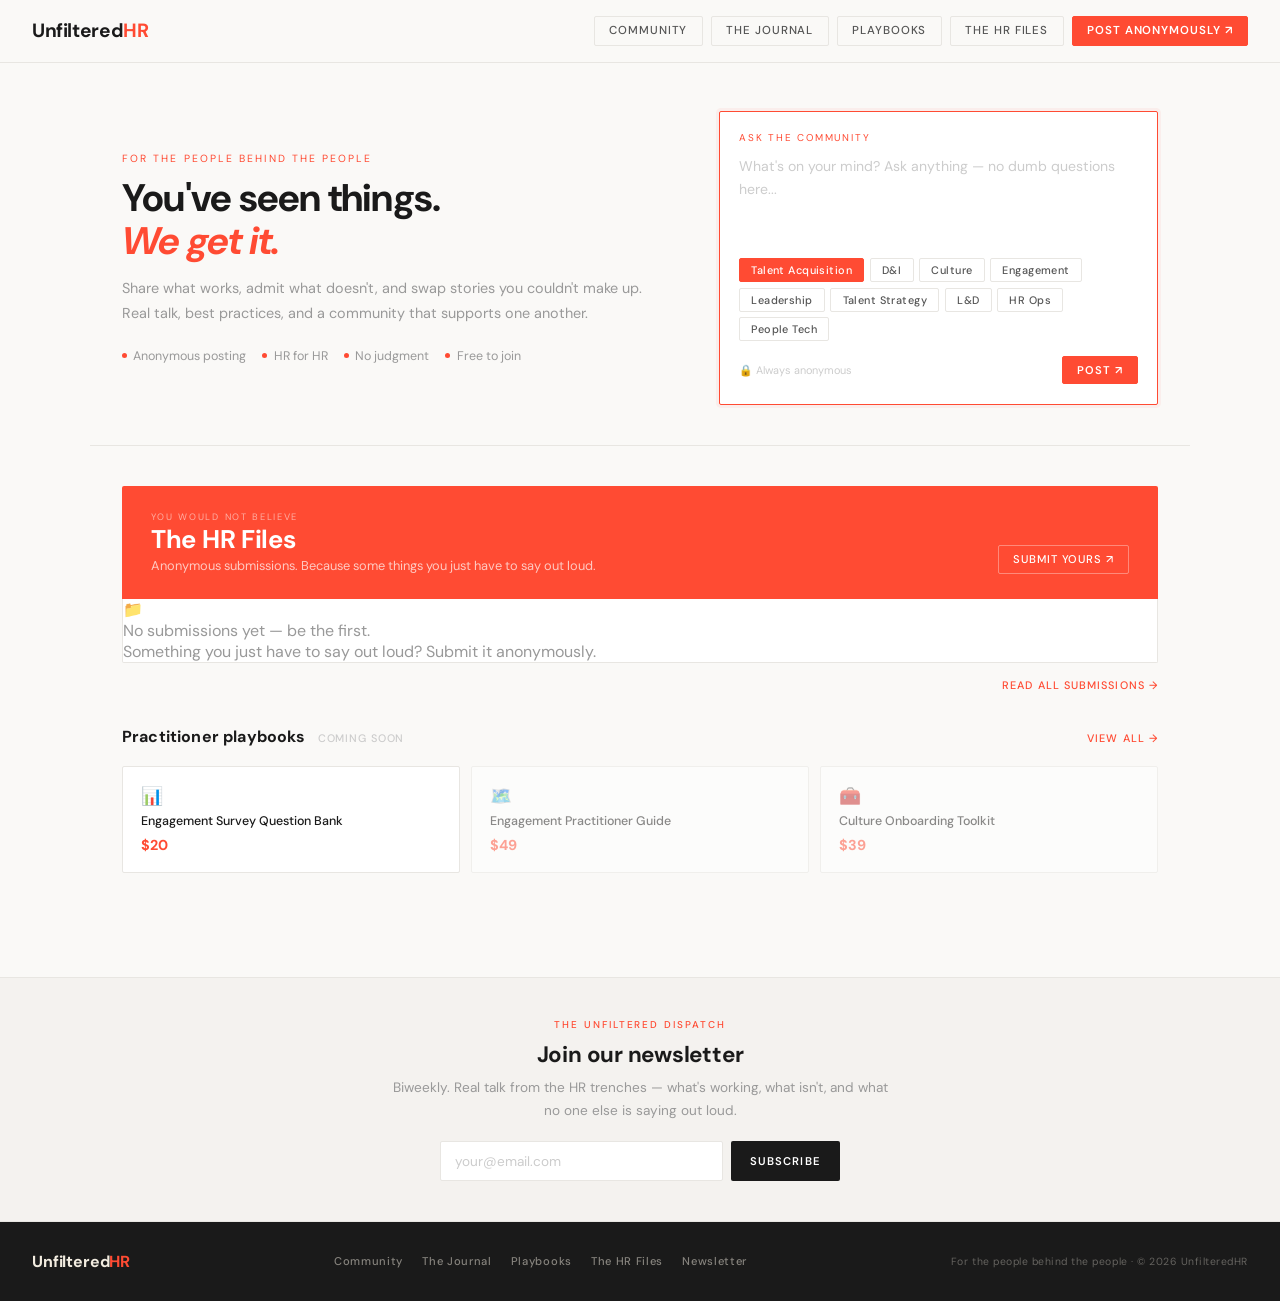
<file: index.html>
<!DOCTYPE html>
<html lang="en">
<head>
<!-- Google tag (gtag.js) -->
<script async src="https://www.googletagmanager.com/gtag/js?id=G-W5B5V5FB42"></script>
<script>
  window.dataLayer = window.dataLayer || [];
  function gtag(){dataLayer.push(arguments);}
  gtag("js", new Date());
  gtag("config", "G-W5B5V5FB42");
</script>
<meta charset="UTF-8"/>
<meta name="viewport" content="width=device-width, initial-scale=1.0"/>
<title>UnfilteredHR — You've seen things. We get it.</title>
<meta name="description" content="The honest community for HR practitioners. Real talk, best practices, and a community that supports one another."/>
<link rel="preconnect" href="https://fonts.googleapis.com">
<link rel="preconnect" href="https://fonts.gstatic.com" crossorigin>
<link href="https://fonts.googleapis.com/css2?family=Syne:wght@700;800&family=DM+Sans:ital,opsz,wght@0,9..40,300;0,9..40,400;0,9..40,500;1,9..40,400&display=swap" rel="stylesheet"/>
<style>
:root{--red:#FF4B33;--bg:#FAF9F7;--white:#FFFFFF;--dark:#1A1A1A;--mid:#555555;--muted:#999999;--faint:#CCCCCC;--border:#E8E6E2;--surface:#F4F2EF;}
*{margin:0;padding:0;box-sizing:border-box;}
body{background:var(--bg);color:var(--dark);font-family:'DM Sans',sans-serif;font-weight:400;min-height:100vh;display:flex;flex-direction:column;-webkit-font-smoothing:antialiased;}
a{color:inherit;text-decoration:none;}
button{cursor:pointer;border:none;background:none;font-family:'DM Sans',sans-serif;font-weight:500;}
nav{display:flex;align-items:center;justify-content:space-between;padding:1rem 2rem;border-bottom:1px solid var(--border);background:var(--bg);position:sticky;top:0;z-index:100;gap:0.5rem;flex-wrap:wrap;}
.logo{font-family:'DM Sans',sans-serif;font-size:1.2rem;font-weight:700;letter-spacing:-0.02em;color:var(--dark);}
.logo span{color:var(--red);}
.nav-links{display:flex;gap:0.5rem;align-items:center;}
.nav-btn{padding:0.4rem 0.9rem;font-family:'DM Sans',sans-serif;font-size:0.72rem;font-weight:500;letter-spacing:0.08em;text-transform:uppercase;cursor:pointer;border-radius:2px;transition:all 0.2s;background:none;border:1px solid var(--border);color:var(--mid);text-decoration:none;display:inline-block;}
.nav-btn:hover{border-color:var(--red);color:var(--red);}
.nav-btn--fill{background:var(--red);color:white;border-color:var(--red);font-weight:600;}
.nav-btn--fill:hover{background:#e63d26;border-color:#e63d26;color:white;}
.hamburger{display:none;flex-direction:column;gap:4px;cursor:pointer;padding:4px;}
.hamburger span{display:block;width:20px;height:2px;background:var(--dark);border-radius:2px;transition:all 0.2s;}
.mobile-menu{display:none;flex-direction:column;gap:0.4rem;width:100%;padding-top:0.6rem;border-top:1px solid var(--border);}
.mobile-menu.open{display:flex;}
.mobile-menu .nav-btn{text-align:center;width:100%;}
.hero{padding:3rem 2rem 2.5rem;border-bottom:1px solid var(--border);max-width:1100px;margin:0 auto;width:100%;}
.hero-grid{display:grid;grid-template-columns:1.25fr 1fr;gap:3rem;align-items:center;}
.hero-left{min-width:0;}
.hero-right{min-width:0;}
.eyebrow{font-size:0.65rem;letter-spacing:0.2em;text-transform:uppercase;color:var(--red);margin-bottom:0.8rem;}
.hero-headline{font-family:'DM Sans',sans-serif;font-size:clamp(1.8rem,3vw,2.4rem);font-weight:700;letter-spacing:-0.02em;line-height:1.1;margin-bottom:0.9rem;}
.hero-headline em{font-style:italic;color:var(--red);display:block;}
.hero-sub{font-size:0.9rem;font-weight:400;color:var(--muted);line-height:1.7;margin-bottom:1.4rem;}
.trust{display:flex;flex-wrap:wrap;gap:1rem;}
.trust-item{display:flex;align-items:center;gap:0.4rem;font-size:0.78rem;color:var(--muted);}
.trust-dot{width:5px;height:5px;background:var(--red);border-radius:50%;flex-shrink:0;}
.ask-box{background:var(--white);border:1.5px solid var(--red);border-radius:2px;padding:1.2rem;box-shadow:0 0 0 3px rgba(255,75,51,0.06);}
.ask-label{font-size:0.62rem;letter-spacing:0.18em;text-transform:uppercase;color:var(--red);display:block;margin-bottom:0.7rem;}
.ask-box textarea{width:100%;border:none;outline:none;resize:none;font-size:0.88rem;color:var(--dark);font-family:'DM Sans',sans-serif;line-height:1.6;height:90px;background:transparent;display:block;margin-bottom:0.8rem;}
.ask-box textarea::placeholder{color:var(--faint);}
.pills{display:flex;flex-wrap:wrap;gap:0.35rem;margin-bottom:0.9rem;}
.pill{font-size:0.68rem;padding:0.25rem 0.7rem;border-radius:2px;border:1px solid var(--border);background:var(--white);color:var(--mid);cursor:pointer;transition:all 0.15s;letter-spacing:0.04em;}
.pill:hover{border-color:var(--red);color:var(--red);}
.pill.on{background:var(--red);border-color:var(--red);color:white;}
.ask-foot{display:flex;align-items:center;justify-content:space-between;gap:0.5rem;}
.ask-note{font-size:0.68rem;color:var(--faint);}
.main-wrap{flex:1;max-width:1100px;margin:0 auto;padding:2.5rem 2rem 4rem;width:100%;}
.sec-head{margin-bottom:1.2rem;display:flex;align-items:baseline;justify-content:space-between;}
.sec-title{font-family:'DM Sans',sans-serif;font-size:1rem;font-weight:700;letter-spacing:0.01em;}
.sec-link{font-size:0.68rem;font-weight:500;letter-spacing:0.1em;text-transform:uppercase;color:var(--red);}
.domain-grid{display:flex;flex-wrap:wrap;gap:0.7rem;margin-bottom:2.5rem;}
.domain-card{background:var(--white);border:1px solid var(--border);border-radius:2px;padding:1rem 1.1rem;cursor:pointer;transition:transform 0.2s,box-shadow 0.2s;width:calc(33.333% - 0.47rem);color:inherit;display:block;}
.domain-card:hover{transform:translateY(-2px);box-shadow:0 6px 18px rgba(0,0,0,0.07);border-color:var(--red);}
.d-icon{font-size:1rem;display:block;margin-bottom:0.5rem;}
.d-name{font-family:'DM Sans',sans-serif;font-size:0.78rem;color:var(--dark);line-height:1.35;}
.hr-head{background:var(--red);border-radius:2px 2px 0 0;padding:1.6rem 1.8rem;display:flex;align-items:flex-end;justify-content:space-between;gap:1rem;}
.hr-eyebrow{font-size:0.58rem;letter-spacing:0.18em;text-transform:uppercase;color:rgba(255,255,255,0.55);margin-bottom:0.25rem;}
.hr-title{font-family:'DM Sans',sans-serif;font-size:1.6rem;font-weight:700;color:white;letter-spacing:-0.01em;line-height:1;margin-bottom:0.25rem;}
.hr-sub{font-size:0.8rem;font-weight:400;color:rgba(255,255,255,0.7);}
.btn-ghost{border:1px solid rgba(255,255,255,0.35);color:white;font-family:'DM Sans',sans-serif;font-size:0.7rem;font-weight:500;letter-spacing:0.08em;text-transform:uppercase;padding:0.4rem 0.9rem;border-radius:2px;background:transparent;cursor:pointer;white-space:nowrap;transition:all 0.2s;}
.btn-ghost:hover{background:rgba(255,255,255,0.12);}
.hr-body{background:white;border:1px solid var(--border);border-top:none;border-radius:0 0 2px 2px;color:var(--muted);}
.hr-empty{padding:2.5rem;text-align:center;}
.hr-story{display:flex;gap:1.2rem;padding:1.4rem 1.8rem;border-bottom:1px solid var(--surface);transition:background 0.15s;}
.hr-story:last-child{border-bottom:none;}
.hr-story:hover{background:rgba(255,75,51,0.02);}
.hr-story-num{font-family:'DM Sans',sans-serif;font-size:2.4rem;font-weight:700;color:var(--surface);line-height:1;flex-shrink:0;width:42px;text-align:center;}
.hr-story-content{flex:1;min-width:0;}
.hr-story-meta{font-size:0.62rem;font-weight:600;letter-spacing:0.1em;text-transform:uppercase;color:var(--faint);margin-bottom:0.5rem;}
.hr-story-text{font-style:italic;font-size:0.88rem;color:var(--mid);line-height:1.65;margin-bottom:0.7rem;}
.hr-story-foot{display:flex;align-items:center;gap:0.8rem;}
.hr-react-btn{font-size:0.75rem;color:var(--red);font-weight:500;cursor:pointer;border:none;background:none;font-family:'DM Sans',sans-serif;transition:opacity 0.15s;padding:0;}
.hr-react-btn:hover{opacity:0.7;}
.hr-react-btn.reacted{opacity:0.5;pointer-events:none;}
.pb-grid{display:flex;gap:0.7rem;margin-bottom:2.5rem;align-items:start;}
.pb-card{background:white;border:1px solid var(--border);border-radius:2px;padding:1.1rem;flex:1;cursor:pointer;transition:transform 0.2s,box-shadow 0.2s;display:flex;flex-direction:column;gap:0.4rem;}
.pb-card:hover{transform:translateY(-2px);box-shadow:0 6px 18px rgba(0,0,0,0.07);border-color:var(--red);}
.pb-icon{font-size:1.1rem;}
.pb-name{font-family:'DM Sans',sans-serif;font-size:0.78rem;font-weight:500;color:var(--dark);line-height:1.35;flex:1;}
.pb-price{font-family:'DM Sans',sans-serif;font-size:0.9rem;font-weight:700;color:var(--red);}
.nl-wrap{background:var(--surface);border-top:1px solid var(--border);border-bottom:1px solid var(--border);padding:2.5rem 2rem;text-align:center;}
.nl-inner{max-width:500px;margin:0 auto;}
.nl-eyebrow{font-size:0.62rem;font-weight:500;letter-spacing:0.2em;text-transform:uppercase;color:var(--red);margin-bottom:0.6rem;}
.nl-title{font-family:'DM Sans',sans-serif;font-size:1.4rem;font-weight:700;color:var(--dark);margin-bottom:0.4rem;letter-spacing:-0.01em;}
.nl-sub{font-size:0.85rem;font-weight:400;color:var(--muted);line-height:1.7;margin-bottom:1.2rem;}
.nl-form{display:flex;gap:0.5rem;max-width:400px;margin:0 auto;}
.nl-input{flex:1;padding:0.65rem 0.9rem;border:1px solid var(--border);border-radius:2px;font-family:'DM Sans',sans-serif;font-size:0.85rem;color:var(--dark);outline:none;background:white;}
.nl-input:focus{border-color:var(--red);}
.nl-input::placeholder{color:var(--faint);}
.nl-btn{padding:0.65rem 1.2rem;background:var(--dark);color:white;border:none;font-family:'DM Sans',sans-serif;font-size:0.7rem;font-weight:600;letter-spacing:0.1em;text-transform:uppercase;cursor:pointer;border-radius:2px;white-space:nowrap;transition:background 0.2s;}
.nl-btn:hover{background:var(--red);}
footer{background:var(--dark);color:#f2ece0;padding:1.8rem 2rem;display:flex;justify-content:space-between;align-items:center;flex-wrap:wrap;gap:1rem;margin-top:auto;}
.foot-logo{font-family:'DM Sans',sans-serif;font-size:1rem;font-weight:700;letter-spacing:-0.01em;}
.foot-logo span{color:var(--red);}
.foot-nav{display:flex;gap:1.2rem;list-style:none;font-size:0.7rem;font-weight:500;color:rgba(242,236,224,0.5);letter-spacing:0.06em;}
.foot-nav a:hover{color:var(--red);}
.foot-copy{font-size:0.65rem;color:rgba(242,236,224,0.35);letter-spacing:0.05em;}
@media(max-width:860px){
  .hero-grid{display:flex;flex-direction:column;gap:1.5rem;}
  .hero-left,.hero-right{width:100%;min-width:0;}
  .domain-card{width:calc(50% - 0.35rem);}
  .pb-grid{flex-direction:column;}
}
@media(max-width:760px){
  .nav-links{display:none;}
  .hamburger{display:flex;}
}
@media(max-width:560px){
  nav{padding:0.8rem 1rem;flex-wrap:wrap;}
  .hero{padding:1.5rem 1rem 1.2rem;}
  .hero-headline{font-size:1.6rem;}
  .hero-sub{font-size:0.85rem;}
  .main-wrap{padding:1.2rem 1rem 3rem;}
  .domain-card{width:100%;}
  .nl-form{flex-direction:column;}
  .ask-box{padding:1rem;}
  .ask-box textarea{height:70px;font-size:0.85rem;}
  .pills{gap:0.3rem;}
  .pill{font-size:0.65rem;padding:0.3rem 0.6rem;}
  .ask-foot{flex-direction:column;align-items:flex-start;gap:0.6rem;}
  .ask-foot .nav-btn--fill{width:100%;text-align:center;justify-content:center;}
  .trust{gap:0.6rem;}
  .nl-wrap{padding:1.8rem 1rem;}
  .hr-head{flex-direction:column;align-items:flex-start;padding:1.2rem 1.2rem;}
  .pb-grid{flex-direction:column;}
  footer{flex-direction:column;align-items:flex-start;gap:0.8rem;padding:1.2rem 1rem;}
  .foot-nav{flex-wrap:wrap;gap:0.6rem;}
}
</style>
</head>
<body>
<nav>
  <a href="index.html" class="logo">Unfiltered<span>HR</span></a>
  <div class="nav-links" id="nav-links">
    <a class="nav-btn" href="community.html">Community</a>
    <a class="nav-btn" href="#">The Journal</a>
    <a class="nav-btn" href="playbooks.html">Playbooks</a>
    <a class="nav-btn" href="hr-files.html">The HR Files</a>
    <a class="nav-btn nav-btn--fill" href="community.html">Post anonymously ↗</a>
  </div>
  <div class="hamburger" id="hamburger" onclick="toggleMenu()">
    <span></span><span></span><span></span>
  </div>
  <div class="mobile-menu" id="mobile-menu">
    <a class="nav-btn" href="community.html">Community</a>
    <a class="nav-btn" href="#">The Journal</a>
    <a class="nav-btn" href="playbooks.html">Playbooks</a>
    <a class="nav-btn" href="hr-files.html">The HR Files</a>
    <a class="nav-btn nav-btn--fill" href="community.html">Post anonymously ↗</a>
  </div>
</nav>

<div class="hero">
  <div class="hero-grid">
    <div class="hero-left">
      <div class="eyebrow">For the people behind the people</div>
      <h1 class="hero-headline">You've seen things.<em>We get it.</em></h1>
      <p class="hero-sub">Share what works, admit what doesn't, and swap stories you couldn't make up. Real talk, best practices, and a community that supports one another.</p>
      <div class="trust">
        <div class="trust-item"><span class="trust-dot"></span>Anonymous posting</div>
        <div class="trust-item"><span class="trust-dot"></span>HR for HR</div>
        <div class="trust-item"><span class="trust-dot"></span>No judgment</div>
        <div class="trust-item"><span class="trust-dot"></span>Free to join</div>
      </div>
    </div>
    <div class="hero-right">
      <div class="ask-box">
        <span class="ask-label">Ask the Community</span>
        <textarea id="thread-text" placeholder="What's on your mind? Ask anything — no dumb questions here..."></textarea>
        <div class="pills">
          <button class="pill on" onclick="p(this)">Talent Acquisition</button>
          <button class="pill" onclick="p(this)">D&I</button>
          <button class="pill" onclick="p(this)">Culture</button>
          <button class="pill" onclick="p(this)">Engagement</button>
          <button class="pill" onclick="p(this)">Leadership</button>
          <button class="pill" onclick="p(this)">Talent Strategy</button>
          <button class="pill" onclick="p(this)">L&D</button>
          <button class="pill" onclick="p(this)">HR Ops</button>
          <button class="pill" onclick="p(this)">People Tech</button>
        </div>
        <div class="ask-foot">
          <span class="ask-note">🔒 Always anonymous</span>
          <button class="nav-btn nav-btn--fill" style="font-size:0.7rem" onclick="postThread()">Post ↗</button>
        </div>
      </div>
    </div>
  </div>
</div>

<div class="main-wrap">

  <div class="hr-head">
    <div>
      <div class="hr-eyebrow">You would not believe</div>
      <div class="hr-title">The HR Files</div>
      <div class="hr-sub">Anonymous submissions. Because some things you just have to say out loud.</div>
    </div>
    <a href="hr-files.html" class="btn-ghost">Submit yours ↗</a>
  </div>
  <div class="hr-body" id="hr-stories">
    <div class="hr-body-icon">📁</div>
    <div class="hr-body-title">No submissions yet — be the first.</div>
    <div class="hr-body-sub">Something you just have to say out loud? Submit it anonymously.</div>
  </div>
  <div style="text-align:right;margin-top:0.6rem;margin-bottom:2rem;">
    <a href="hr-files.html" class="sec-link">Read all submissions →</a>
  </div>

  <div class="sec-head">
    <div class="sec-title">Practitioner playbooks <span style="font-size:0.68rem;font-weight:500;color:var(--faint);letter-spacing:0.08em;text-transform:uppercase;margin-left:0.5rem">Coming soon</span></div>
    <a href="playbooks.html" class="sec-link">View all →</a>
  </div>
  <div class="pb-grid">
    <a class="pb-card" href="playbook-question-bank.html"><span class="pb-icon">📊</span><div class="pb-name">Engagement Survey Question Bank</div><div class="pb-price">$20</div></a>
    <div class="pb-card" style="opacity:0.5;pointer-events:none;"><span class="pb-icon">🗺️</span><div class="pb-name">Engagement Practitioner Guide</div><div class="pb-price">$49</div></div>
    <div class="pb-card" style="opacity:0.5;pointer-events:none;"><span class="pb-icon">🧰</span><div class="pb-name">Culture Onboarding Toolkit</div><div class="pb-price">$39</div></div>
  </div>
</div>

<div class="nl-wrap">
  <div class="nl-inner">
    <div class="nl-eyebrow">The Unfiltered Dispatch</div>
    <div class="nl-title">Join our newsletter</div>
    <p class="nl-sub">Biweekly. Real talk from the HR trenches — what's working, what isn't, and what no one else is saying out loud.</p>
    <div class="nl-form">
      <input class="nl-input" type="email" placeholder="your@email.com" id="nl-in"/>
      <button class="nl-btn" onclick="sub()">Subscribe</button>
    </div>
  </div>
</div>

<footer>
  <div class="foot-logo">Unfiltered<span>HR</span></div>
  <ul class="foot-nav">
    <li><a href="community.html">Community</a></li>
    <li><a href="#">The Journal</a></li>
    <li><a href="playbooks.html">Playbooks</a></li>
    <li><a href="hr-files.html">The HR Files</a></li>
    <li><a href="#">Newsletter</a></li>
  </ul>
  <div class="foot-copy">For the people behind the people · © 2026 UnfilteredHR</div>
</footer>

<script>
const SUPA_URL = 'https://wtqrutlsidjmtxohkhvv.supabase.co';
const SUPA_KEY = 'eyJhbGciOiJIUzI1NiIsInR5cCI6IkpXVCJ9.eyJpc3MiOiJzdXBhYmFzZSIsInJlZiI6Ind0cXJ1dGxzaWRqbXR4b2hraHZ2Iiwicm9sZSI6ImFub24iLCJpYXQiOjE3NzU4MTgwMjMsImV4cCI6MjA5MTM5NDAyM30.t6tp-r2aRTpQRWzydR3x8IsRmnqUIjbEL4qcryy2hb0';

function getAnonId() {
  let id = localStorage.getItem('uhr_anon_id');
  if (!id) { id = 'anon_' + Math.random().toString(36).slice(2,10); localStorage.setItem('uhr_anon_id', id); }
  return id;
}

function toggleMenu(){document.getElementById('mobile-menu').classList.toggle('open');}
function p(el) { el.closest('.pills').querySelectorAll('.pill').forEach(x => x.classList.remove('on')); el.classList.add('on'); }

function sub() {
  const i = document.getElementById('nl-in');
  if (i && i.value.includes('@')) { const b = i.nextElementSibling; b.textContent = '✓ You\'re in!'; i.value = ''; b.style.background = '#aaa'; b.style.pointerEvents = 'none'; }
}

function getReactions(){return JSON.parse(localStorage.getItem('uhr_reactions')||'[]');}
function hasReacted(id){return getReactions().includes(id);}
function addReaction(id){const r=getReactions();if(!r.includes(id)){r.push(id);localStorage.setItem('uhr_reactions',JSON.stringify(r));}}

async function reactToStory(id, current, btn) {
  if(hasReacted(id)) return;
  addReaction(id);
  btn.classList.add('reacted');
  const newCount = current + 1;
  btn.textContent = '❤️ ' + newCount.toLocaleString() + ' felt this';
  try {
    await fetch(SUPA_URL + '/rest/v1/hr_files?id=eq.' + id, {
      method: 'PATCH',
      headers: {'Content-Type':'application/json','apikey':SUPA_KEY,'Authorization':'Bearer '+SUPA_KEY},
      body: JSON.stringify({reactions: newCount})
    });
  } catch(e) { console.error('Reaction failed', e); }
}

async function loadHRFiles() {
  try {
    const res = await fetch(SUPA_URL + '/rest/v1/hr_files?select=*&order=created_at.desc&limit=3', {
      headers: {'apikey':SUPA_KEY,'Authorization':'Bearer '+SUPA_KEY}
    });
    const stories = await res.json();
    const el = document.getElementById('hr-stories');
    if (!stories.length) {
      el.innerHTML = '<div class="hr-empty"><div style="font-size:1.4rem;margin-bottom:0.6rem">📁</div><div style="font-size:0.85rem;color:var(--mid);font-weight:500;margin-bottom:0.3rem">No submissions yet — be the first.</div><div style="font-size:0.8rem">Something you just have to say out loud? <a href="hr-files.html" style="color:var(--red)">Submit it anonymously.</a></div></div>';
      return;
    }
    el.innerHTML = stories.map((s,i) => `
      <div class="hr-story">
        <div class="hr-story-num">${i+1}</div>
        <div class="hr-story-content">
          <div class="hr-story-meta">Anonymous${s.role?' · '+s.role:''}${s.industry?' · '+s.industry:''}</div>
          <div class="hr-story-text">"${escHtml(s.story)}"</div>
          <div class="hr-story-foot">
            <button class="hr-react-btn ${hasReacted(s.id)?'reacted':''}" id="react-${s.id}" onclick="reactToStory('${s.id}',${s.reactions},this)">❤️ ${s.reactions.toLocaleString()} felt this</button>
          </div>
        </div>
      </div>
    `).join('');
  } catch(e) { console.error('Could not load HR Files', e); }
}

function escHtml(s){return s?s.replace(/&/g,'&amp;').replace(/</g,'&lt;').replace(/>/g,'&gt;').replace(/"/g,'&quot;'):''}

async function postThread() {
  const text = document.getElementById('thread-text').value.trim();
  if (!text) { alert('Please write something first!'); return; }
  const cat = document.querySelector('.ask-box .pill.on');
  const category = cat ? cat.textContent : 'General';
  const btn = document.querySelector('.ask-box .nav-btn--fill');
  btn.textContent = 'Posting...';
  btn.disabled = true;
  try {
    await fetch(SUPA_URL + '/rest/v1/threads', {
      method: 'POST',
      headers: {
        'Content-Type': 'application/json',
        'apikey': SUPA_KEY,
        'Authorization': 'Bearer ' + SUPA_KEY,
        'Prefer': 'return=representation'
      },
      body: JSON.stringify({ text, category, anon_id: getAnonId(), likes: 0 })
    });
    btn.textContent = 'Posted! ✓';
    document.getElementById('thread-text').value = '';
    setTimeout(() => { window.location.href = 'community.html'; }, 800);
  } catch(e) {
    alert('Could not post. Please try again.');
    btn.textContent = 'Post ↗';
    btn.disabled = false;
  }
}

loadHRFiles();
</script>
</body>
</html>
</file>
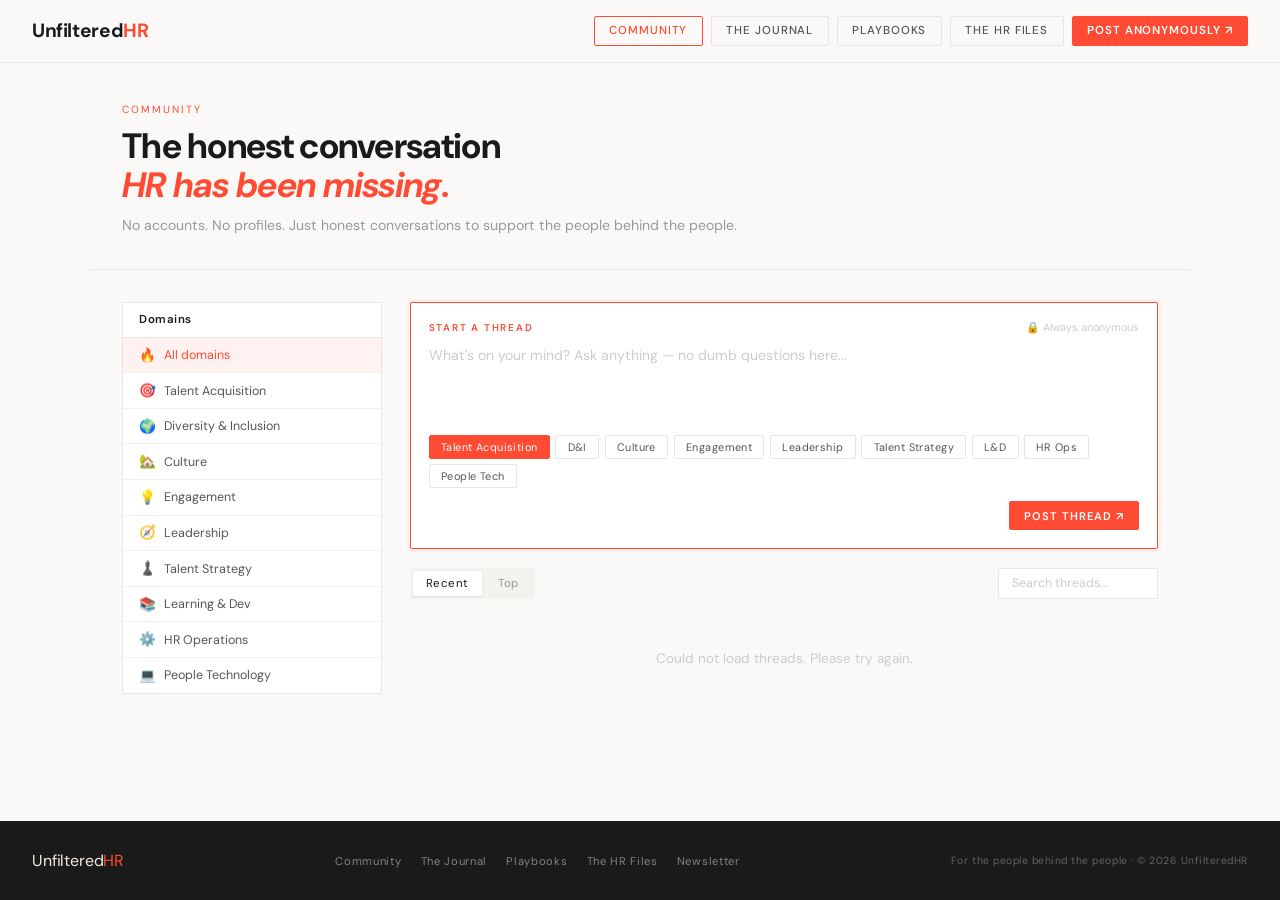
<file: community.html>
<!DOCTYPE html>
<html lang="en">
<head>
<!-- Google tag (gtag.js) -->
<script async src="https://www.googletagmanager.com/gtag/js?id=G-W5B5V5FB42"></script>
<script>
  window.dataLayer = window.dataLayer || [];
  function gtag(){dataLayer.push(arguments);}
  gtag("js", new Date());
  gtag("config", "G-W5B5V5FB42");
</script>
<meta charset="UTF-8"/>
<meta name="viewport" content="width=device-width, initial-scale=1.0"/>
<title>Community — UnfilteredHR</title>
<meta name="description" content="No accounts. No profiles. Just honest conversations to support the people behind the people."/>
<link rel="preconnect" href="https://fonts.googleapis.com">
<link rel="preconnect" href="https://fonts.gstatic.com" crossorigin>
<link href="https://fonts.googleapis.com/css2?family=DM+Sans:ital,opsz,wght@0,9..40,300;0,9..40,400;0,9..40,500;1,9..40,400&display=swap" rel="stylesheet"/>
<style>
:root{--red:#FF4B33;--bg:#FAF9F7;--white:#FFFFFF;--dark:#1A1A1A;--mid:#555555;--muted:#999999;--faint:#CCCCCC;--border:#E8E6E2;--surface:#F4F2EF;}
*{margin:0;padding:0;box-sizing:border-box;}
body{background:var(--bg);color:var(--dark);font-family:'DM Sans',sans-serif;font-weight:400;min-height:100vh;display:flex;flex-direction:column;-webkit-font-smoothing:antialiased;}
a{color:inherit;text-decoration:none;}
button{cursor:pointer;border:none;background:none;font-family:'DM Sans',sans-serif;}
nav{display:flex;align-items:center;justify-content:space-between;padding:1rem 2rem;border-bottom:1px solid var(--border);background:var(--bg);position:sticky;top:0;z-index:100;gap:0.5rem;flex-wrap:wrap;}
.logo{font-family:'DM Sans',sans-serif;font-size:1.2rem;font-weight:700;letter-spacing:-0.02em;color:var(--dark);}
.logo span{color:var(--red);}
.nav-links{display:flex;gap:0.5rem;align-items:center;}
.nav-btn{padding:0.4rem 0.9rem;font-family:'DM Sans',sans-serif;font-size:0.72rem;font-weight:500;letter-spacing:0.08em;text-transform:uppercase;cursor:pointer;border-radius:2px;transition:all 0.2s;background:none;border:1px solid var(--border);color:var(--mid);text-decoration:none;display:inline-block;}
.nav-btn:hover{border-color:var(--red);color:var(--red);}
.nav-btn--fill{background:var(--red);color:white;border-color:var(--red);font-weight:600;}
.nav-btn--fill:hover{background:#e63d26;border-color:#e63d26;color:white;}
.hamburger{display:none;flex-direction:column;gap:4px;cursor:pointer;padding:4px;}
.hamburger span{display:block;width:20px;height:2px;background:var(--dark);border-radius:2px;}
.mobile-menu{display:none;flex-direction:column;gap:0.4rem;width:100%;padding-top:0.6rem;border-top:1px solid var(--border);}
.mobile-menu.open{display:flex;}
.mobile-menu .nav-btn{text-align:center;width:100%;}
.page-hero{padding:2.5rem 2rem 2rem;border-bottom:1px solid var(--border);max-width:1100px;margin:0 auto;width:100%;}
.eyebrow{font-size:0.65rem;letter-spacing:0.2em;text-transform:uppercase;color:var(--red);margin-bottom:0.7rem;}
.page-title{font-family:'DM Sans',sans-serif;font-size:clamp(1.6rem,3vw,2.2rem);font-weight:700;letter-spacing:-0.02em;line-height:1.1;margin-bottom:0.6rem;}
.page-title em{font-style:italic;color:var(--red);}
.page-sub{font-size:0.88rem;font-weight:400;color:var(--muted);line-height:1.6;}
.main-wrap{flex:1;max-width:1100px;margin:0 auto;padding:2rem 2rem 4rem;width:100%;}
.layout{display:flex;gap:1.75rem;align-items:flex-start;}
.sidebar{width:260px;flex-shrink:0;position:sticky;top:70px;}
.sb-card{background:var(--white);border:1px solid var(--border);border-radius:2px;overflow:hidden;}
@media(max-width:700px){
  .sb-card{display:flex;overflow-x:auto;border-radius:2px;}
  .sb-head{display:none;}
  .dn{border-bottom:none;border-right:1px solid var(--surface);white-space:nowrap;flex-shrink:0;padding:0.5rem 0.9rem;}
  .dn:last-child{border-right:none;}
}
.sb-head{padding:0.6rem 1rem;border-bottom:1px solid var(--border);font-family:'DM Sans',sans-serif;font-size:0.72rem;font-weight:600;letter-spacing:0.05em;color:var(--dark);}
.dn{display:flex;align-items:center;gap:0.5rem;padding:0.55rem 1rem;cursor:pointer;transition:all 0.15s;font-size:0.78rem;color:var(--mid);border-bottom:1px solid var(--surface);}
.dn:last-child{border-bottom:none;}
.dn:hover{background:var(--surface);}
.dn.on{background:rgba(255,75,51,0.07);color:var(--red);}
.dn-icon{font-size:0.85rem;flex-shrink:0;}
main{flex:1;min-width:0;}
.ask-box{background:var(--white);border:1.5px solid var(--red);border-radius:2px;padding:1.1rem;box-shadow:0 0 0 3px rgba(255,75,51,0.06);margin-bottom:1.2rem;}
.ask-top{display:flex;align-items:center;justify-content:space-between;margin-bottom:0.6rem;}
.ask-label{font-size:0.62rem;font-weight:600;letter-spacing:0.18em;text-transform:uppercase;color:var(--red);}
.ask-note{font-size:0.68rem;color:var(--faint);}
.ask-box textarea{width:100%;border:none;outline:none;resize:none;font-size:0.88rem;color:var(--dark);font-family:'DM Sans',sans-serif;line-height:1.6;height:80px;background:transparent;display:block;margin-bottom:0.7rem;}
.ask-box textarea::placeholder{color:var(--faint);}
.pills{display:flex;flex-wrap:wrap;gap:0.35rem;margin-bottom:0.8rem;}
.pill{font-size:0.68rem;padding:0.25rem 0.7rem;border-radius:2px;border:1px solid var(--border);background:var(--white);color:var(--mid);cursor:pointer;transition:all 0.15s;letter-spacing:0.04em;}
.pill:hover{border-color:var(--red);color:var(--red);}
.pill.on{background:var(--red);border-color:var(--red);color:white;}
.ask-foot{display:flex;justify-content:flex-end;align-items:center;gap:0.8rem;}
.post-error{font-size:0.72rem;color:var(--red);display:none;}
.filter-row{display:flex;align-items:center;justify-content:space-between;gap:0.8rem;margin-bottom:1.2rem;}
.tabs{display:flex;gap:0.25rem;background:var(--surface);border-radius:2px;padding:0.2rem;}
.tab{font-size:0.72rem;padding:0.3rem 0.8rem;border-radius:2px;color:var(--muted);cursor:pointer;transition:all 0.15s;letter-spacing:0.04em;}
.tab.on{background:white;color:var(--dark);box-shadow:0 1px 3px rgba(0,0,0,0.07);}
.search{padding:0.4rem 0.8rem;border:1px solid var(--border);border-radius:2px;font-size:0.78rem;color:var(--dark);background:white;outline:none;width:160px;font-family:'DM Sans',sans-serif;transition:border-color 0.15s;}
.search:focus{border-color:var(--red);}
.search::placeholder{color:var(--faint);}

/* THREADS */
.thread{background:var(--white);border:1px solid var(--border);border-radius:2px;padding:1.2rem 1.4rem;margin-bottom:0.6rem;transition:border-color 0.15s;}
.thread:hover{border-color:var(--red);}
.thread-cat{font-size:0.58rem;font-weight:600;letter-spacing:0.15em;text-transform:uppercase;color:var(--red);margin-bottom:0.5rem;}
.thread-text{font-size:0.9rem;font-weight:400;color:var(--dark);line-height:1.6;margin-bottom:1rem;}
.thread-footer{display:flex;align-items:center;justify-content:space-between;gap:1rem;margin-bottom:1rem;}
.thread-meta{font-size:0.68rem;color:var(--faint);}
.thread-actions{display:flex;align-items:center;gap:0.5rem;}
.like-btn{display:flex;align-items:center;gap:0.3rem;font-size:0.75rem;color:var(--muted);cursor:pointer;padding:0.25rem 0.6rem;border-radius:2px;transition:all 0.15s;border:1px solid var(--border);background:var(--bg);}
.like-btn:hover{color:var(--red);border-color:var(--red);}
.like-btn.liked{color:var(--red);border-color:var(--red);background:rgba(255,75,51,0.05);}
.show-comments-btn{font-size:0.75rem;color:var(--muted);cursor:pointer;padding:0.25rem 0.6rem;border-radius:2px;border:1px solid var(--border);background:var(--bg);font-family:'DM Sans',sans-serif;transition:all 0.15s;display:flex;align-items:center;gap:0.3rem;}
.show-comments-btn:hover{color:var(--dark);border-color:var(--dark);}

/* ALWAYS VISIBLE REPLY ROW */
.reply-row{display:flex;gap:0.5rem;border-top:1px solid var(--surface);padding-top:0.9rem;}
.reply-input{flex:1;padding:0.45rem 0.8rem;border:1px solid var(--border);border-radius:2px;font-family:'DM Sans',sans-serif;font-size:0.82rem;color:var(--dark);outline:none;background:var(--bg);transition:border-color 0.15s;}
.reply-input:focus{border-color:var(--red);background:white;}
.reply-input::placeholder{color:var(--faint);}
.reply-submit{padding:0.45rem 0.9rem;background:var(--dark);color:white;border:none;border-radius:2px;font-family:'DM Sans',sans-serif;font-size:0.7rem;font-weight:600;letter-spacing:0.06em;text-transform:uppercase;cursor:pointer;white-space:nowrap;transition:background 0.2s;flex-shrink:0;}
.reply-submit:hover{background:var(--red);}

/* COMMENTS LIST */
.comments-section{margin-bottom:0.8rem;display:none;}
.comments-section.open{display:block;}
.comment{padding:0.5rem 0;border-bottom:1px solid var(--surface);font-size:0.82rem;color:var(--mid);line-height:1.5;}
.comment:last-child{border-bottom:none;padding-bottom:0;}
.comment-meta{font-size:0.65rem;color:var(--faint);margin-bottom:0.15rem;}

.empty{text-align:center;padding:4rem 0;color:var(--muted);}
.empty-icon{font-size:1.4rem;margin-bottom:0.6rem;}
.empty-title{font-family:'DM Sans',sans-serif;font-size:0.85rem;color:var(--mid);margin-bottom:0.3rem;}
.empty-sub{font-size:0.8rem;}
.loading{text-align:center;padding:2rem 0;color:var(--faint);font-size:0.85rem;}

footer{background:var(--dark);color:#f2ece0;padding:1.8rem 2rem;display:flex;justify-content:space-between;align-items:center;flex-wrap:wrap;gap:1rem;margin-top:auto;}
.foot-logo{font-family:'DM Sans',sans-serif;font-size:1rem;letter-spacing:-0.01em;}
.foot-logo span{color:var(--red);}
.foot-nav{display:flex;gap:1.2rem;list-style:none;font-size:0.7rem;color:rgba(242,236,224,0.5);letter-spacing:0.06em;}
.foot-nav a:hover{color:var(--red);}
.foot-copy{font-size:0.65rem;color:rgba(242,236,224,0.35);letter-spacing:0.05em;}
@media(max-width:760px){
  .nav-links{display:none;}
  .hamburger{display:flex;}
}
@media(max-width:700px){
  .layout{flex-direction:column;}
  .sidebar{width:100%;position:static;}
  .filter-row{flex-direction:column;align-items:flex-start;}
  .search{width:100%;}
}
@media(max-width:560px){
  nav{padding:0.8rem 1rem;flex-wrap:wrap;}
  .page-hero{padding:1.2rem 1rem 1rem;}
  .page-title{font-size:1.5rem;}
  .main-wrap{padding:1rem 1rem 3rem;}
  .ask-box{padding:0.9rem;}
  .ask-box textarea{height:70px;font-size:0.85rem;}
  .pills{gap:0.3rem;}
  .pill{font-size:0.65rem;padding:0.3rem 0.6rem;}
  .ask-foot{flex-direction:column;align-items:flex-start;gap:0.5rem;}
  .ask-foot .nav-btn--fill{width:100%;text-align:center;justify-content:center;display:flex;}
  .tabs{flex-wrap:wrap;}
  .thread{padding:0.8rem 0.9rem;}
  .thread-footer{flex-direction:column;align-items:flex-start;gap:0.4rem;}
  .comment-form{flex-direction:column;}
  .comment-submit{width:100%;}
  footer{flex-direction:column;align-items:flex-start;gap:0.8rem;padding:1.2rem 1rem;}
  .foot-nav{flex-wrap:wrap;gap:0.6rem;}
}
</style>
</head>
<body>
<nav>
  <a href="index.html" class="logo">Unfiltered<span>HR</span></a>
  <div class="nav-links">
    <a class="nav-btn" href="community.html" style="color:var(--red);border-color:var(--red)">Community</a>
    <a class="nav-btn" href="#">The Journal</a>
    <a class="nav-btn" href="playbooks.html">Playbooks</a>
    <a class="nav-btn" href="hr-files.html">The HR Files</a>
    <a class="nav-btn nav-btn--fill" href="#post-form">Post anonymously ↗</a>
  </div>
  <div class="hamburger" id="hamburger" onclick="toggleMenu()">
    <span></span><span></span><span></span>
  </div>
  <div class="mobile-menu" id="mobile-menu">
    <a class="nav-btn" href="community.html">Community</a>
    <a class="nav-btn" href="#">The Journal</a>
    <a class="nav-btn" href="playbooks.html">Playbooks</a>
    <a class="nav-btn" href="hr-files.html">The HR Files</a>
    <a class="nav-btn nav-btn--fill" href="#post-form">Post anonymously ↗</a>
  </div>
</nav>

<div class="page-hero">
  <div class="eyebrow">Community</div>
  <h1 class="page-title">The honest conversation<br><em>HR has been missing.</em></h1>
  <p class="page-sub">No accounts. No profiles. Just honest conversations to support the people behind the people.</p>
</div>

<div class="main-wrap">
  <div class="layout">
    <aside class="sidebar">
      <div class="sb-card">
        <div class="sb-head">Domains</div>
        <div class="dn on" onclick="filterDomain(this,'')"><span class="dn-icon">🔥</span>All domains</div>
        <div class="dn" onclick="filterDomain(this,'Talent Acquisition')"><span class="dn-icon">🎯</span>Talent Acquisition</div>
        <div class="dn" onclick="filterDomain(this,'D&I')"><span class="dn-icon">🌍</span>Diversity &amp; Inclusion</div>
        <div class="dn" onclick="filterDomain(this,'Culture')"><span class="dn-icon">🏡</span>Culture</div>
        <div class="dn" onclick="filterDomain(this,'Engagement')"><span class="dn-icon">💡</span>Engagement</div>
        <div class="dn" onclick="filterDomain(this,'Leadership')"><span class="dn-icon">🧭</span>Leadership</div>
        <div class="dn" onclick="filterDomain(this,'Talent Strategy')"><span class="dn-icon">♟️</span>Talent Strategy</div>
        <div class="dn" onclick="filterDomain(this,'L&D')"><span class="dn-icon">📚</span>Learning &amp; Dev</div>
        <div class="dn" onclick="filterDomain(this,'HR Ops')"><span class="dn-icon">⚙️</span>HR Operations</div>
        <div class="dn" onclick="filterDomain(this,'People Tech')"><span class="dn-icon">💻</span>People Technology</div>
      </div>
    </aside>

    <main>
      <div id="post-form" class="ask-box">
        <div class="ask-top">
          <span class="ask-label">Start a Thread</span>
          <span class="ask-note">🔒 Always anonymous</span>
        </div>
        <textarea id="thread-text" placeholder="What's on your mind? Ask anything — no dumb questions here..."></textarea>
        <div class="pills">
          <button class="pill on" onclick="p(this)">Talent Acquisition</button>
          <button class="pill" onclick="p(this)">D&I</button>
          <button class="pill" onclick="p(this)">Culture</button>
          <button class="pill" onclick="p(this)">Engagement</button>
          <button class="pill" onclick="p(this)">Leadership</button>
          <button class="pill" onclick="p(this)">Talent Strategy</button>
          <button class="pill" onclick="p(this)">L&D</button>
          <button class="pill" onclick="p(this)">HR Ops</button>
          <button class="pill" onclick="p(this)">People Tech</button>
        </div>
        <div class="ask-foot">
          <span class="post-error" id="post-error">Please write something first!</span>
          <button class="nav-btn nav-btn--fill" style="font-size:0.7rem" onclick="postThread()">Post thread ↗</button>
        </div>
      </div>

      <div class="filter-row">
        <div class="tabs">
          <div class="tab on" onclick="setSort(this,'new')">Recent</div>
          <div class="tab" onclick="setSort(this,'liked')">Top</div>
        </div>
        <input class="search" type="text" placeholder="Search threads..." oninput="renderThreads()"/>
      </div>

      <div id="thread-list"><div class="loading">Loading threads...</div></div>
      <div class="empty" id="empty-state" style="display:none;">
        <div class="empty-icon">💬</div>
        <div class="empty-title">No threads yet — be the first.</div>
        <div class="empty-sub">Ask something real. Someone out there has been through it too.</div>
      </div>
    </main>
  </div>
</div>

<footer>
  <div class="foot-logo">Unfiltered<span>HR</span></div>
  <ul class="foot-nav">
    <li><a href="community.html">Community</a></li>
    <li><a href="#">The Journal</a></li>
    <li><a href="playbooks.html">Playbooks</a></li>
    <li><a href="hr-files.html">The HR Files</a></li>
    <li><a href="#">Newsletter</a></li>
  </ul>
  <div class="foot-copy">For the people behind the people · © 2026 UnfilteredHR</div>
</footer>

<script>
function toggleMenu(){document.getElementById('mobile-menu').classList.toggle('open');}

const SUPA_URL = 'https://wtqrutlsidjmtxohkhvv.supabase.co';
const SUPA_KEY = 'eyJhbGciOiJIUzI1NiIsInR5cCI6IkpXVCJ9.eyJpc3MiOiJzdXBhYmFzZSIsInJlZiI6Ind0cXJ1dGxzaWRqbXR4b2hraHZ2Iiwicm9sZSI6ImFub24iLCJpYXQiOjE3NzU4MTgwMjMsImV4cCI6MjA5MTM5NDAyM30.t6tp-r2aRTpQRWzydR3x8IsRmnqUIjbEL4qcryy2hb0';

const headers = {
  'Content-Type': 'application/json',
  'apikey': SUPA_KEY,
  'Authorization': 'Bearer ' + SUPA_KEY,
  'Prefer': 'return=representation'
};

// Generate or retrieve anonymous user ID
function getAnonId() {
  let id = localStorage.getItem('uhr_anon_id');
  if (!id) { id = 'anon_' + Math.random().toString(36).slice(2,10); localStorage.setItem('uhr_anon_id', id); }
  return id;
}

function getLikes() { return JSON.parse(localStorage.getItem('uhr_likes') || '[]'); }
function addLike(id) { const l = getLikes(); if (!l.includes(id)) { l.push(id); localStorage.setItem('uhr_likes', JSON.stringify(l)); } }
function hasLiked(id) { return getLikes().includes(id); }

let currentSort = 'new';
let currentDomain = '';
let allThreads = [];

async function api(path, method='GET', body=null) {
  const opts = { method, headers };
  if (body) opts.body = JSON.stringify(body);
  const res = await fetch(SUPA_URL + '/rest/v1/' + path, opts);
  if (!res.ok) { const e = await res.text(); throw new Error(e); }
  return method === 'GET' ? res.json() : res;
}

function timeAgo(iso) {
  const diff = Math.floor((Date.now() - new Date(iso)) / 1000);
  if (diff < 60) return 'just now';
  if (diff < 3600) return Math.floor(diff/60) + 'm ago';
  if (diff < 86400) return Math.floor(diff/3600) + 'h ago';
  return Math.floor(diff/86400) + 'd ago';
}

async function loadThreads() {
  try {
    allThreads = await api('threads?select=*,comments(count)&order=created_at.desc');
    renderThreads();
  } catch(e) {
    document.getElementById('thread-list').innerHTML = '<div class="loading">Could not load threads. Please try again.</div>';
  }
}

function renderThreads() {
  const search = document.querySelector('.search').value.toLowerCase();
  let filtered = allThreads.filter(t => {
    if (currentDomain && t.category !== currentDomain) return false;
    if (search && !t.text.toLowerCase().includes(search)) return false;
    return true;
  });
  if (currentSort === 'liked') filtered.sort((a,b) => b.likes - a.likes);
  const list = document.getElementById('thread-list');
  const empty = document.getElementById('empty-state');
  if (filtered.length === 0) { list.innerHTML = ''; empty.style.display = 'block'; return; }
  empty.style.display = 'none';
  list.innerHTML = filtered.map(t => `
    <div class="thread" id="thread-${t.id}">
      <div class="thread-cat">${t.category}</div>
      <div class="thread-text">${escHtml(t.text)}</div>
      <div class="thread-footer">
        <div class="thread-meta">Anonymous · ${timeAgo(t.created_at)}</div>
        <div class="thread-actions">
          <button class="like-btn ${hasLiked(t.id)?'liked':''}" onclick="likeThread('${t.id}',${t.likes})">
            ♥ <span id="likes-${t.id}">${t.likes}</span>
          </button>
          <button class="show-comments-btn" onclick="toggleComments('${t.id}')">
            💬 <span id="ccount-${t.id}">${t.comments?.[0]?.count||0}</span> ${(t.comments?.[0]?.count||0)===1?'comment':'comments'}
          </button>
        </div>
      </div>
      <div class="comments-section" id="comments-${t.id}">
        <div id="comments-list-${t.id}"></div>
      </div>
      <div class="reply-row">
        <input class="reply-input" id="comment-input-${t.id}" placeholder="Reply anonymously..." onkeydown="if(event.key==='Enter')submitComment('${t.id}')"/>
        <button class="reply-submit" onclick="submitComment('${t.id}')">Reply</button>
      </div>
    </div>
  `).join('');
}

function escHtml(s) {
  return s.replace(/&/g,'&amp;').replace(/</g,'&lt;').replace(/>/g,'&gt;').replace(/"/g,'&quot;');
}

async function likeThread(id, current) {
  if (hasLiked(id)) return;
  addLike(id);
  const newCount = current + 1;
  document.getElementById('likes-' + id).textContent = newCount;
  document.querySelector(`#thread-${id} .like-btn`).classList.add('liked');
  const t = allThreads.find(x => x.id === id);
  if (t) t.likes = newCount;
  try { await api(`threads?id=eq.${id}`, 'PATCH', { likes: newCount }); }
  catch(e) { console.error('Like failed', e); }
}

async function toggleComments(id) {
  const section = document.getElementById('comments-' + id);
  section.classList.toggle('open');
  if (section.classList.contains('open')) await loadComments(id);
}

async function loadComments(threadId) {
  const el = document.getElementById('comments-list-' + threadId);
  try {
    const comments = await api(`comments?thread_id=eq.${threadId}&order=created_at.asc`);
    if (comments.length === 0) { el.innerHTML = '<div style="font-size:0.78rem;color:var(--faint);padding:0.3rem 0 0.6rem">No replies yet.</div>'; return; }
    el.innerHTML = comments.map(c => `
      <div class="comment">
        <div class="comment-meta">Anonymous · ${timeAgo(c.created_at)}</div>
        ${escHtml(c.text)}
      </div>
    `).join('');
  } catch(e) { el.innerHTML = '<div style="font-size:0.78rem;color:var(--faint)">Could not load replies.</div>'; }
}

async function submitComment(threadId) {
  const input = document.getElementById('comment-input-' + threadId);
  const text = input.value.trim();
  if (!text) return;
  input.value = '';
  input.disabled = true;
  input.placeholder = 'Posting...';
  try {
    await api('comments', 'POST', { thread_id: threadId, text, anon_id: getAnonId() });
    const section = document.getElementById('comments-' + threadId);
    section.classList.add('open');
    await loadComments(threadId);
    const count = parseInt(document.getElementById('ccount-' + threadId).textContent) + 1;
    document.getElementById('ccount-' + threadId).textContent = count;
  } catch(e) { alert('Could not post reply. Please try again.'); }
  input.disabled = false;
  input.placeholder = 'Reply anonymously...';
}

async function postThread() {
  const text = document.getElementById('thread-text').value.trim();
  const errEl = document.getElementById('post-error');
  if (!text) { errEl.style.display = 'block'; return; }
  errEl.style.display = 'none';
  const cat = document.querySelector('#post-form .pill.on');
  const category = cat ? cat.textContent : 'General';
  const btn = document.querySelector('#post-form .nav-btn--fill');
  btn.textContent = 'Posting...';
  btn.disabled = true;
  try {
    const res = await api('threads', 'POST', { text, category, anon_id: getAnonId(), likes: 0 });
    document.getElementById('thread-text').value = '';
    btn.textContent = 'Posted! ✓';
    setTimeout(() => { btn.textContent = 'Post thread ↗'; btn.disabled = false; }, 2000);
    await loadThreads();
    document.getElementById('thread-list').scrollIntoView({ behavior: 'smooth' });
  } catch(e) {
    alert('Could not post thread. Please try again.');
    btn.textContent = 'Post thread ↗';
    btn.disabled = false;
  }
}

function p(el) { el.closest('.pills').querySelectorAll('.pill').forEach(x => x.classList.remove('on')); el.classList.add('on'); }

function setSort(el, sort) {
  el.closest('.tabs').querySelectorAll('.tab').forEach(x => x.classList.remove('on'));
  el.classList.add('on');
  currentSort = sort;
  renderThreads();
}

function filterDomain(el, domain) {
  document.querySelectorAll('.dn').forEach(x => x.classList.remove('on'));
  el.classList.add('on');
  currentDomain = domain;
  renderThreads();
}

loadThreads();
</script>
</body>
</html>
</file>
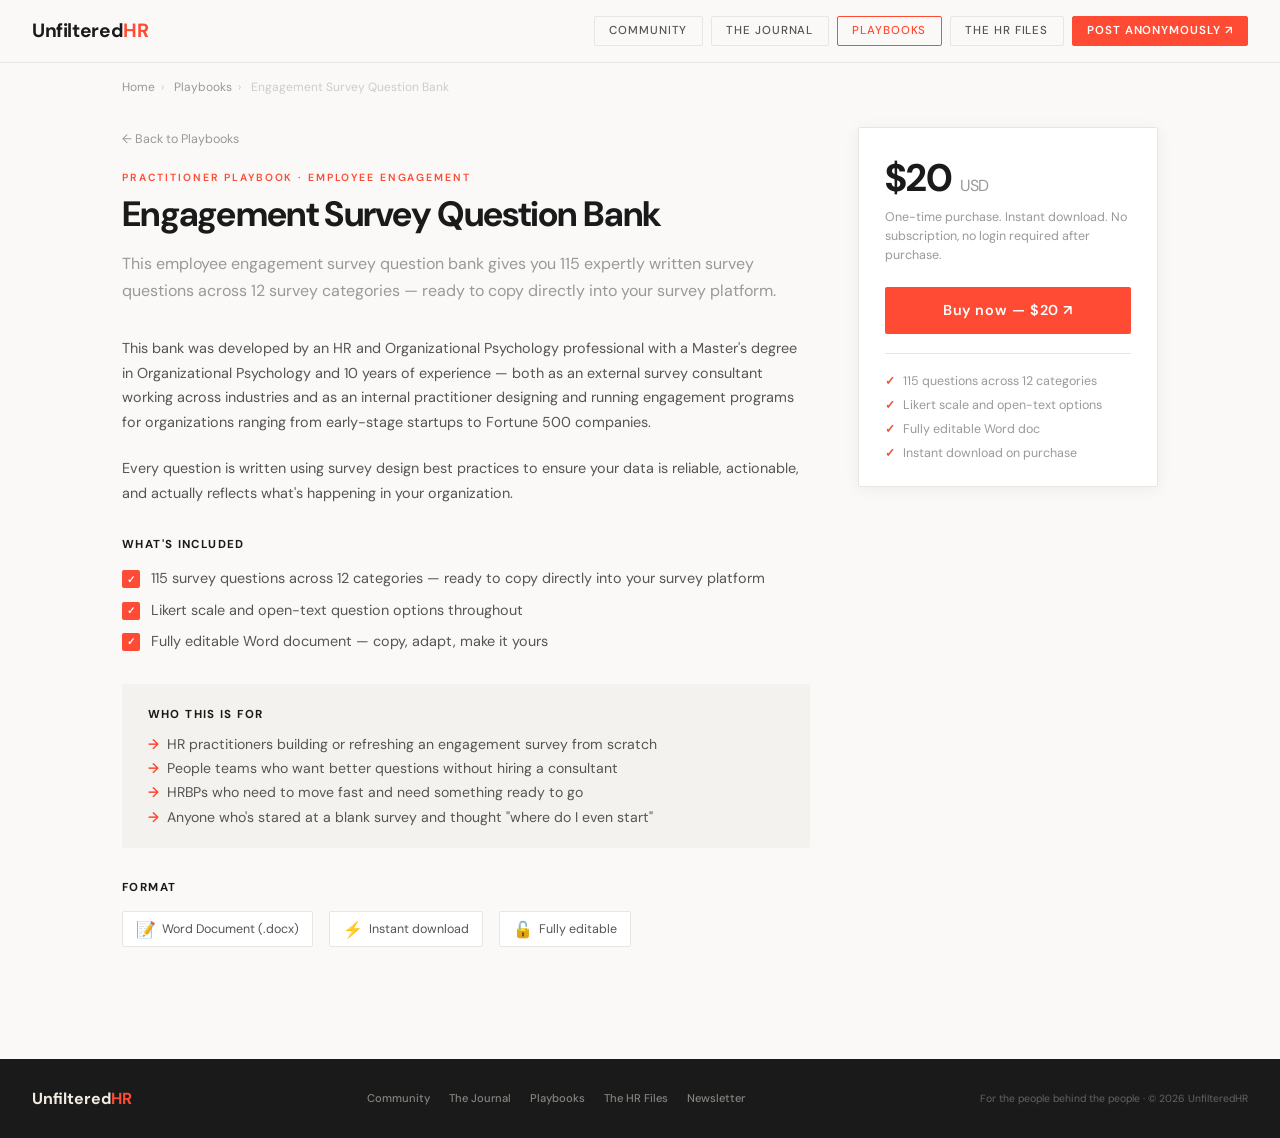
<file: playbook-question-bank.html>
<!DOCTYPE html>
<html lang="en">
<head>
<!-- Google tag (gtag.js) -->
<script async src="https://www.googletagmanager.com/gtag/js?id=G-W5B5V5FB42"></script>
<script>
  window.dataLayer = window.dataLayer || [];
  function gtag(){dataLayer.push(arguments);}
  gtag("js", new Date());
  gtag("config", "G-W5B5V5FB42");
</script>
<meta charset="UTF-8"/>
<meta name="viewport" content="width=device-width, initial-scale=1.0"/>
<title>Engagement Survey Question Bank — UnfilteredHR Playbooks</title>
<meta name="description" content="A practitioner-built bank of employee engagement survey questions. Skip the guesswork — 100+ questions organised by theme, ready to use."/>
<link rel="preconnect" href="https://fonts.googleapis.com">
<link rel="preconnect" href="https://fonts.gstatic.com" crossorigin>
<link href="https://fonts.googleapis.com/css2?family=DM+Sans:ital,opsz,wght@0,9..40,300;0,9..40,400;0,9..40,500;0,9..40,700;1,9..40,400&display=swap" rel="stylesheet"/>
<script src="https://gumroad.com/js/gumroad.js"></script>
<style>
:root{--red:#FF4B33;--bg:#FAF9F7;--white:#FFFFFF;--dark:#1A1A1A;--mid:#555555;--muted:#999999;--faint:#CCCCCC;--border:#E8E6E2;--surface:#F4F2EF;}
*{margin:0;padding:0;box-sizing:border-box;}
body{background:var(--bg);color:var(--dark);font-family:'DM Sans',sans-serif;font-weight:400;min-height:100vh;display:flex;flex-direction:column;-webkit-font-smoothing:antialiased;}
a{color:inherit;text-decoration:none;}
button{cursor:pointer;border:none;background:none;font-family:'DM Sans',sans-serif;}

nav{display:flex;align-items:center;justify-content:space-between;padding:1rem 2rem;border-bottom:1px solid var(--border);background:var(--bg);position:sticky;top:0;z-index:100;gap:0.5rem;flex-wrap:wrap;}
.logo{font-family:'DM Sans',sans-serif;font-size:1.2rem;font-weight:700;letter-spacing:-0.02em;color:var(--dark);}
.logo span{color:var(--red);}
.nav-links{display:flex;gap:0.5rem;align-items:center;}
.nav-btn{padding:0.4rem 0.9rem;font-family:'DM Sans',sans-serif;font-size:0.72rem;font-weight:500;letter-spacing:0.08em;text-transform:uppercase;cursor:pointer;border-radius:2px;transition:all 0.2s;background:none;border:1px solid var(--border);color:var(--mid);text-decoration:none;display:inline-block;}
.nav-btn:hover{border-color:var(--red);color:var(--red);}
.nav-btn--fill{background:var(--red);color:white;border-color:var(--red);font-weight:600;}
.nav-btn--fill:hover{background:#e63d26;border-color:#e63d26;color:white;}
.hamburger{display:none;flex-direction:column;gap:4px;cursor:pointer;padding:4px;}
.hamburger span{display:block;width:20px;height:2px;background:var(--dark);border-radius:2px;}
.mobile-menu{display:none;flex-direction:column;gap:0.4rem;width:100%;padding-top:0.6rem;border-top:1px solid var(--border);}
.mobile-menu.open{display:flex;}
.mobile-menu .nav-btn{text-align:center;width:100%;}

/* BREADCRUMB */
.breadcrumb{max-width:1100px;margin:0 auto;width:100%;padding:1rem 2rem 0;font-size:0.75rem;color:var(--faint);}
.breadcrumb a{color:var(--muted);transition:color 0.15s;}
.breadcrumb a:hover{color:var(--red);}
.breadcrumb span{margin:0 0.4rem;}

/* MAIN LAYOUT */
.main{flex:1;max-width:1100px;margin:0 auto;padding:2rem 2rem 5rem;width:100%;display:flex;gap:3rem;align-items:flex-start;}

/* LEFT — product info */
.product-col{flex:1;min-width:0;}
.product-eyebrow{font-size:0.65rem;font-weight:600;letter-spacing:0.18em;text-transform:uppercase;color:var(--red);margin-bottom:0.7rem;}
.product-title{font-size:2.2rem;font-weight:700;letter-spacing:-0.02em;line-height:1.1;color:var(--dark);margin-bottom:1rem;}
.product-sub{font-size:1rem;color:var(--muted);line-height:1.7;margin-bottom:2rem;}

/* WHAT'S INCLUDED */
.included-title{font-size:0.72rem;font-weight:700;letter-spacing:0.12em;text-transform:uppercase;color:var(--dark);margin-bottom:1rem;}
.included-list{list-style:none;display:flex;flex-direction:column;gap:0.6rem;margin-bottom:2rem;}
.included-list li{display:flex;align-items:flex-start;gap:0.7rem;font-size:0.9rem;color:var(--mid);line-height:1.5;}
.check{width:18px;height:18px;background:var(--red);border-radius:2px;display:flex;align-items:center;justify-content:center;flex-shrink:0;margin-top:2px;}
.check::after{content:'✓';color:white;font-size:0.65rem;font-weight:700;}

/* WHO IT'S FOR */
.for-section{background:var(--surface);border-radius:2px;padding:1.4rem 1.6rem;margin-bottom:2rem;}
.for-title{font-size:0.72rem;font-weight:700;letter-spacing:0.12em;text-transform:uppercase;color:var(--dark);margin-bottom:0.8rem;}
.for-list{list-style:none;display:flex;flex-direction:column;gap:0.4rem;}
.for-list li{font-size:0.88rem;color:var(--mid);display:flex;align-items:center;gap:0.5rem;}
.for-list li::before{content:'→';color:var(--red);font-weight:600;}

/* FORMAT */
.format-row{display:flex;gap:1rem;flex-wrap:wrap;margin-bottom:2rem;}
.format-tag{display:flex;align-items:center;gap:0.4rem;font-size:0.78rem;color:var(--mid);background:white;border:1px solid var(--border);border-radius:2px;padding:0.4rem 0.8rem;}
.format-icon{font-size:1rem;}

/* RIGHT — buy card */
.buy-col{width:300px;flex-shrink:0;position:sticky;top:80px;}
.buy-card{background:white;border:1px solid var(--border);border-radius:2px;padding:1.6rem;box-shadow:0 2px 16px rgba(0,0,0,0.06);}
.buy-price{font-size:2.4rem;font-weight:700;color:var(--dark);letter-spacing:-0.02em;margin-bottom:0.3rem;}
.buy-price span{font-size:1rem;font-weight:400;color:var(--muted);}
.buy-note{font-size:0.78rem;color:var(--muted);margin-bottom:1.4rem;line-height:1.5;}
.buy-btn{display:block;width:100%;padding:0.9rem;background:var(--red);color:white;border:none;border-radius:2px;font-family:'DM Sans',sans-serif;font-size:0.9rem;font-weight:600;letter-spacing:0.04em;cursor:pointer;text-align:center;transition:background 0.2s;margin-bottom:0.8rem;}
.buy-btn:hover{background:#e63d26;}
.buy-divider{border:none;border-top:1px solid var(--border);margin:1.2rem 0;}
.buy-includes{list-style:none;display:flex;flex-direction:column;gap:0.5rem;}
.buy-includes li{font-size:0.78rem;color:var(--muted);display:flex;align-items:center;gap:0.5rem;}
.buy-includes li::before{content:'✓';color:var(--red);font-weight:700;}

/* BACK LINK */
.back-link{display:inline-flex;align-items:center;gap:0.4rem;font-size:0.78rem;color:var(--muted);margin-bottom:1.5rem;transition:color 0.15s;}
.back-link:hover{color:var(--red);}

footer{background:var(--dark);color:#f2ece0;padding:1.8rem 2rem;display:flex;justify-content:space-between;align-items:center;flex-wrap:wrap;gap:1rem;margin-top:auto;}
.foot-logo{font-family:'DM Sans',sans-serif;font-size:1rem;font-weight:700;}
.foot-logo span{color:var(--red);}
.foot-nav{display:flex;gap:1.2rem;list-style:none;font-size:0.7rem;font-weight:500;color:rgba(242,236,224,0.5);}
.foot-nav a:hover{color:var(--red);}
.foot-copy{font-size:0.65rem;color:rgba(242,236,224,0.35);}

@media(max-width:760px){.nav-links{display:none;}.hamburger{display:flex;}}
@media(max-width:700px){.main{flex-direction:column;}.buy-col{width:100%;position:static;}.product-title{font-size:1.7rem;}}
@media(max-width:560px){nav{padding:0.8rem 1rem;flex-wrap:wrap;}.main{padding:1.5rem 1rem 3rem;}.breadcrumb{padding:0.8rem 1rem 0;}footer{flex-direction:column;align-items:flex-start;gap:0.8rem;padding:1.2rem 1rem;}.foot-nav{flex-wrap:wrap;gap:0.6rem;}}
</style>
</head>
<body>

<nav>
  <a href="index.html" class="logo">Unfiltered<span>HR</span></a>
  <div class="nav-links">
    <a class="nav-btn" href="community.html">Community</a>
    <a class="nav-btn" href="#">The Journal</a>
    <a class="nav-btn" href="playbooks.html" style="color:var(--red);border-color:var(--red)">Playbooks</a>
    <a class="nav-btn" href="hr-files.html">The HR Files</a>
    <a class="nav-btn nav-btn--fill" href="community.html">Post anonymously ↗</a>
  </div>
  <div class="hamburger" id="hamburger" onclick="toggleMenu()">
    <span></span><span></span><span></span>
  </div>
  <div class="mobile-menu" id="mobile-menu">
    <a class="nav-btn" href="community.html">Community</a>
    <a class="nav-btn" href="#">The Journal</a>
    <a class="nav-btn" href="playbooks.html">Playbooks</a>
    <a class="nav-btn" href="hr-files.html">The HR Files</a>
    <a class="nav-btn nav-btn--fill" href="community.html">Post anonymously ↗</a>
  </div>
</nav>

<div class="breadcrumb">
  <a href="index.html">Home</a><span>›</span>
  <a href="playbooks.html">Playbooks</a><span>›</span>
  Engagement Survey Question Bank
</div>

<div class="main">

  <!-- LEFT -->
  <div class="product-col">
    <a href="playbooks.html" class="back-link">← Back to Playbooks</a>
    <div class="product-eyebrow">Practitioner Playbook · Employee Engagement</div>
    <h1 class="product-title">Engagement Survey Question Bank</h1>
    <p class="product-sub">This employee engagement survey question bank gives you 115 expertly written survey questions across 12 survey categories — ready to copy directly into your survey platform.</p>

    <p style="font-size:0.9rem;color:var(--mid);line-height:1.7;margin-bottom:1.4rem;">This bank was developed by an HR and Organizational Psychology professional with a Master's degree in Organizational Psychology and 10 years of experience — both as an external survey consultant working across industries and as an internal practitioner designing and running engagement programs for organizations ranging from early-stage startups to Fortune 500 companies.</p>

    <p style="font-size:0.9rem;color:var(--mid);line-height:1.7;margin-bottom:2rem;">Every question is written using survey design best practices to ensure your data is reliable, actionable, and actually reflects what's happening in your organization.</p>

    <div class="included-title">What's included</div>
    <ul class="included-list">
      <li><span class="check"></span>115 survey questions across 12 categories — ready to copy directly into your survey platform</li>
      <li><span class="check"></span>Likert scale and open-text question options throughout</li>
      <li><span class="check"></span>Fully editable Word document — copy, adapt, make it yours</li>
    </ul>

    <div class="for-section">
      <div class="for-title">Who this is for</div>
      <ul class="for-list">
        <li>HR practitioners building or refreshing an engagement survey from scratch</li>
        <li>People teams who want better questions without hiring a consultant</li>
        <li>HRBPs who need to move fast and need something ready to go</li>
        <li>Anyone who's stared at a blank survey and thought "where do I even start"</li>
      </ul>
    </div>

    <div class="included-title">Format</div>
    <div class="format-row">
      <div class="format-tag"><span class="format-icon">📝</span> Word Document (.docx)</div>
      <div class="format-tag"><span class="format-icon">⚡</span> Instant download</div>
      <div class="format-tag"><span class="format-icon">🔓</span> Fully editable</div>
    </div>
  </div>

  <!-- RIGHT — BUY CARD -->
  <div class="buy-col">
    <div class="buy-card">
      <div class="buy-price">$20 <span>USD</span></div>
      <div class="buy-note">One-time purchase. Instant download. No subscription, no login required after purchase.</div>
      <a class="buy-btn" href="https://unfilteredhr.gumroad.com/l/ee-question-bank" data-gumroad-overlay-checkout="true">Buy now — $20 ↗</a>
      <hr class="buy-divider"/>
      <ul class="buy-includes">
        <li>115 questions across 12 categories</li>
        <li>Likert scale and open-text options</li>
        <li>Fully editable Word doc</li>
        <li>Instant download on purchase</li>
      </ul>
    </div>
  </div>

</div>

<footer>
  <div class="foot-logo">Unfiltered<span>HR</span></div>
  <ul class="foot-nav">
    <li><a href="community.html">Community</a></li>
    <li><a href="#">The Journal</a></li>
    <li><a href="playbooks.html">Playbooks</a></li>
    <li><a href="hr-files.html">The HR Files</a></li>
    <li><a href="#">Newsletter</a></li>
  </ul>
  <div class="foot-copy">For the people behind the people · © 2026 UnfilteredHR</div>
</footer>

<script>
function toggleMenu(){document.getElementById('mobile-menu').classList.toggle('open');}
</script>
</body>
</html>
</file>
